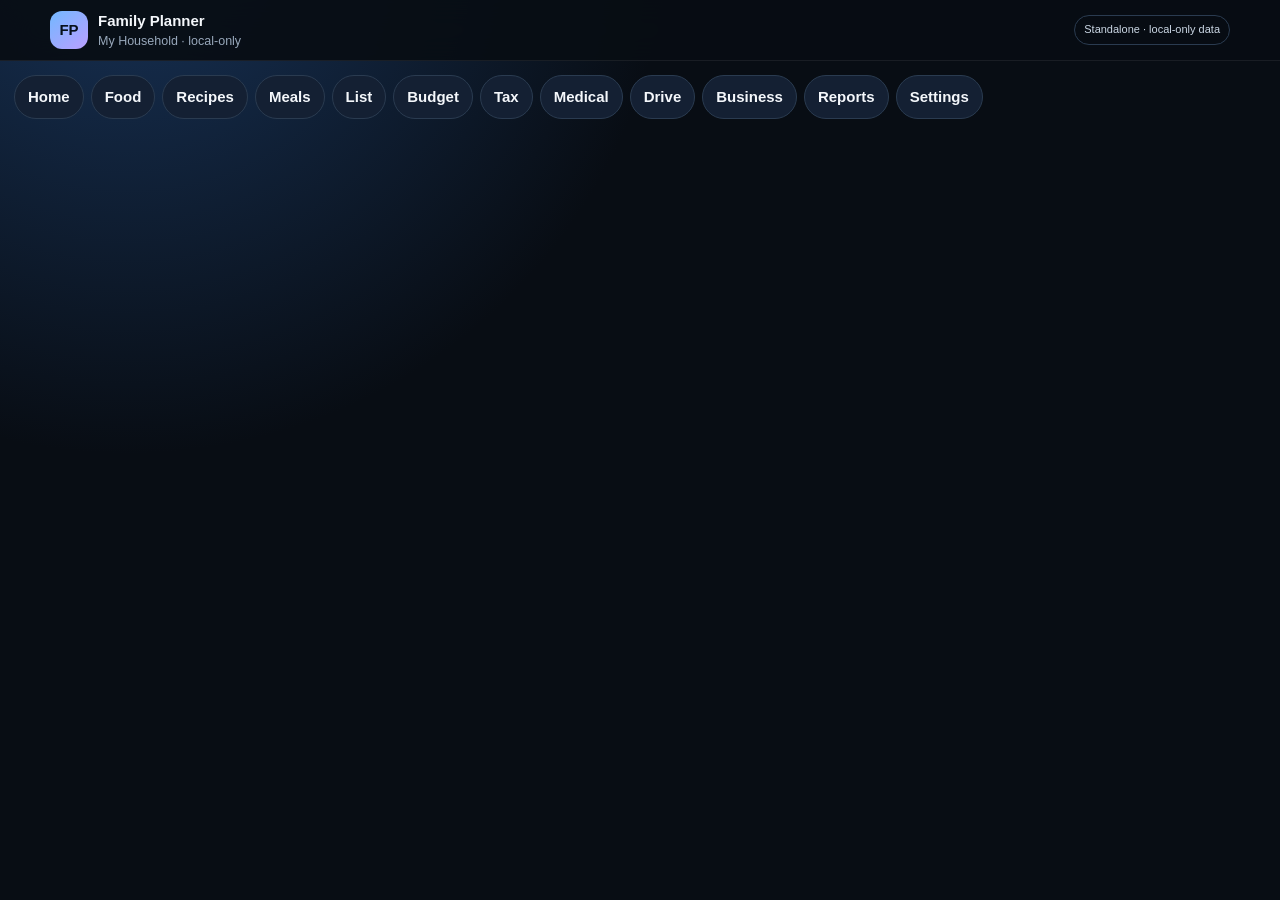
<file: index.html>
<!doctype html>
<html lang="en">
<head>
<meta charset="utf-8">
<meta name="viewport" content="width=device-width,initial-scale=1,viewport-fit=cover">
<meta http-equiv="Cache-Control" content="no-cache, no-store, must-revalidate">
<meta http-equiv="Pragma" content="no-cache">
<meta http-equiv="Expires" content="0">
<meta name="theme-color" content="#0b1018">
<meta name="apple-mobile-web-app-capable" content="yes">
<meta name="apple-mobile-web-app-status-bar-style" content="black-translucent">
<meta name="apple-mobile-web-app-title" content="Family Planner">
<link rel="manifest" href="./manifest.webmanifest">
<link rel="icon" href="./icon.svg" type="image/svg+xml">
<link rel="apple-touch-icon" href="./icon.svg">
<link rel="stylesheet" href="./style.css?v=34">
<title>Family Planner</title>
</head>
<body>
<div id="app"></div>
<script src="./app.js?v=34"></script>
</body>
</html>
</file>
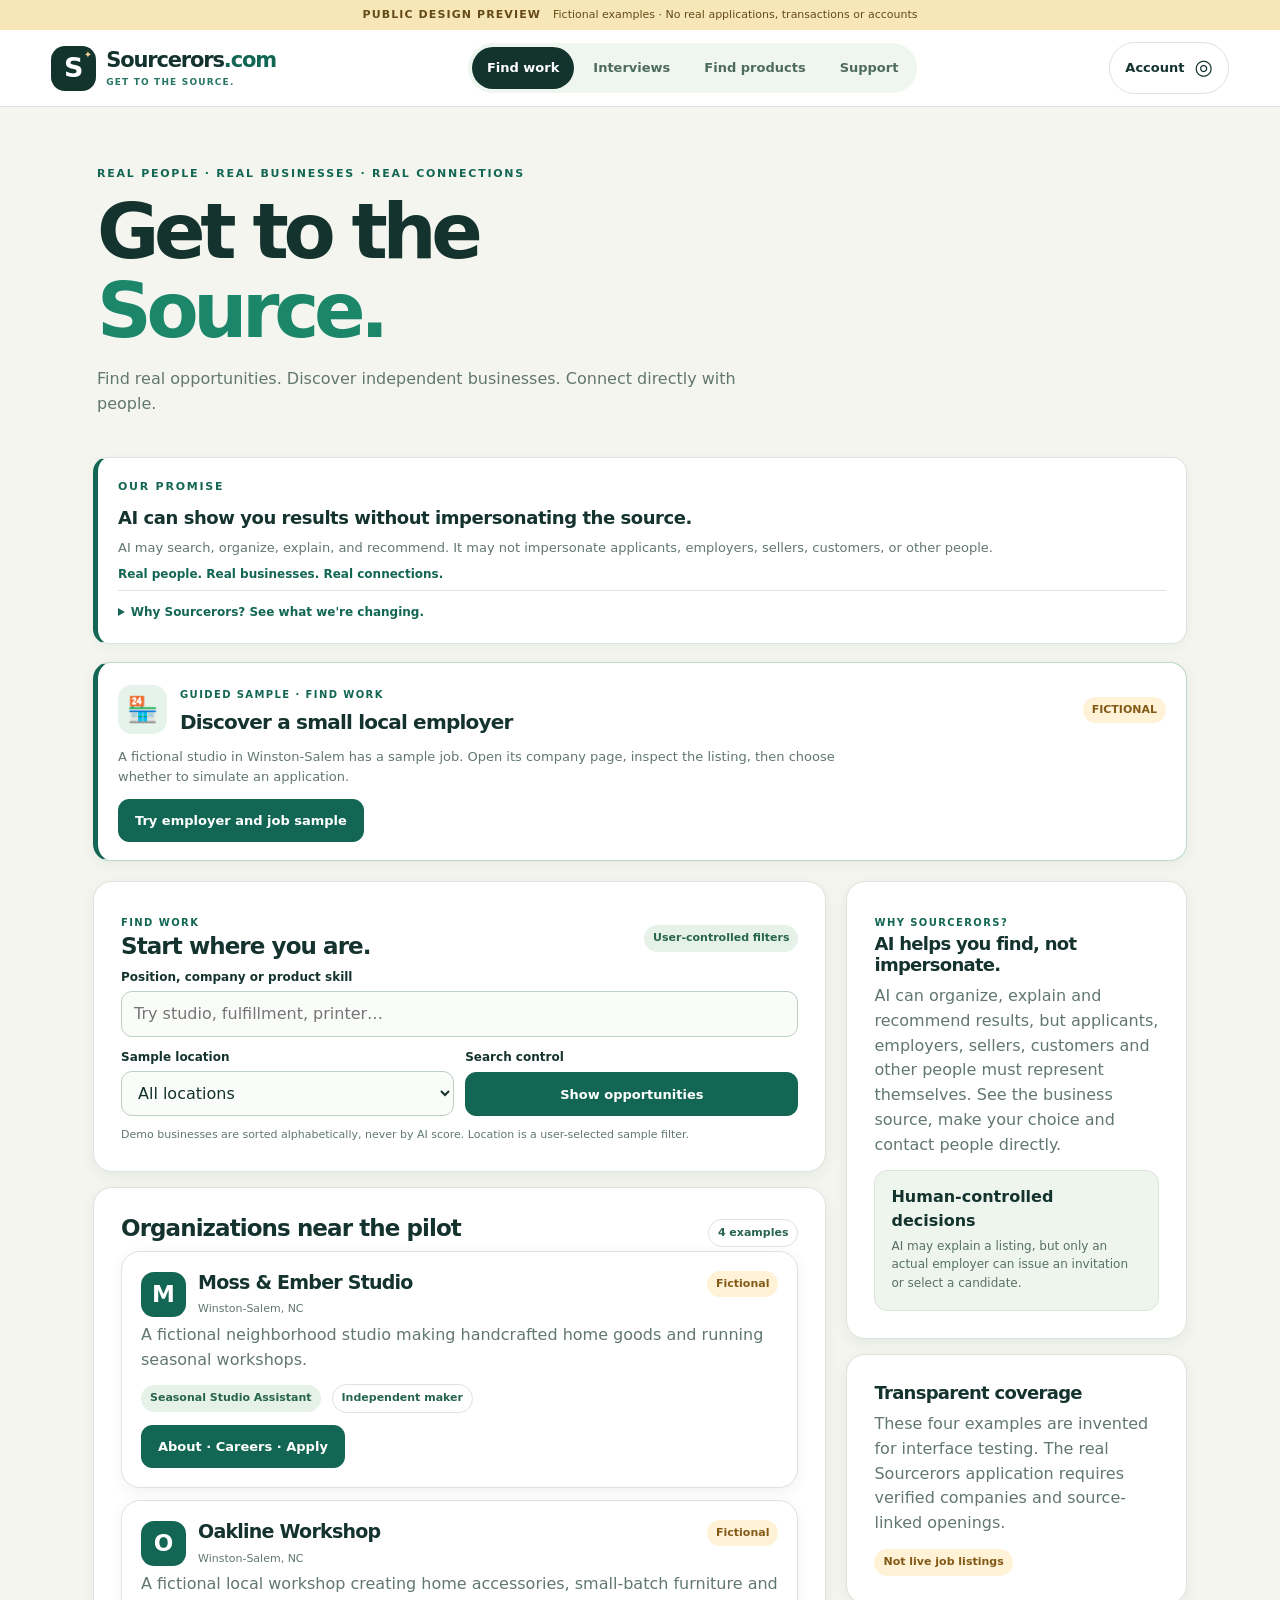
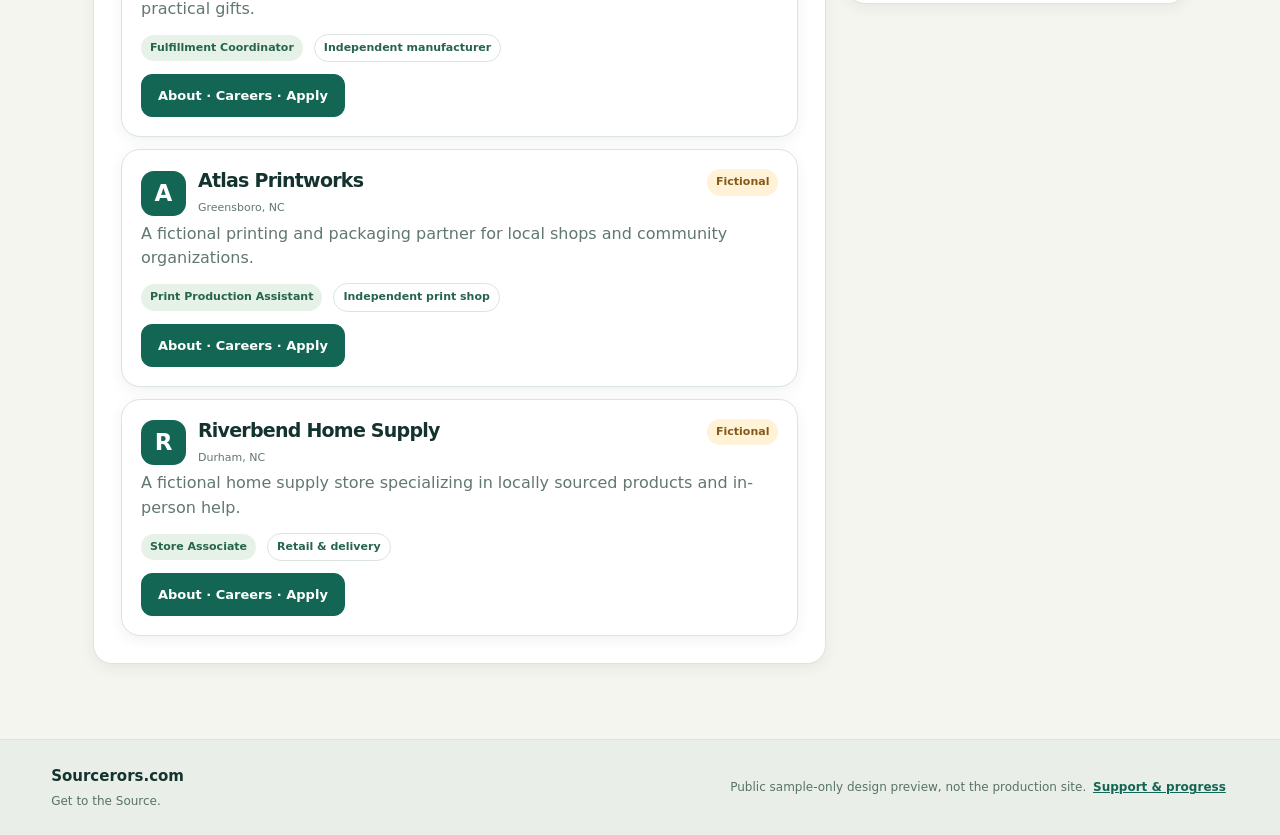
<file: sourcerors-preview/index.html>
<!doctype html>
<html lang="en">
<head>
<meta charset="utf-8"/>
<meta name="viewport" content="width=device-width, initial-scale=1, viewport-fit=cover"/>
<meta name="robots" content="noindex,nofollow"/>
<meta name="theme-color" content="#12342d"/>
<meta name="description" content="Sourcerors.com — Get to the Source. AI can show results without impersonating applicants, employers, sellers or customers. Fictional preview."/>
<title>Sourcerors.com — Get to the Source. | Preview</title>
<link rel="stylesheet" href="./preview.css"/>
</head>
<body>
<a class="skip-link" href="#content">Skip to content</a>
<div class="preview-banner"><strong>PUBLIC DESIGN PREVIEW</strong><span>Fictional examples · No real applications, transactions or accounts</span></div>
<header class="header">
  <div class="brand" aria-label="Sourcerors">
    <span class="brand-logo" aria-hidden="true">S<span>✦</span></span>
    <span class="brand-name"><strong>Sourcerors<span class="dot">.com</span></strong><small>GET TO THE SOURCE.</small></span>
  </div>
  <nav class="desktop-nav" aria-label="Main">
    <button type="button" data-tab="work" class="is-active">Find work</button>
    <button type="button" data-tab="earn">Interviews</button>
    <button type="button" data-tab="products">Find products</button>
    <button type="button" data-tab="support">Support</button>
  </nav>
  <button type="button" class="account-button" data-tab="account">Account <span aria-hidden="true">◎</span></button>
</header>
<main id="content">
  <section class="intro" aria-labelledby="heroTitle">
    <p class="eyebrow" id="heroKicker">REAL PEOPLE · REAL BUSINESSES · REAL CONNECTIONS</p>
    <h1 id="heroTitle">Get to the<br/><em>Source.</em></h1>
    <p class="lead" id="heroBody">Find real opportunities. Discover independent businesses. Connect directly with people.</p>
  </section>
  <section class="source-promise" aria-label="Sourcerors source-first pledge">
    <div class="source-core">
      <span class="eyebrow">OUR PROMISE</span>
      <p class="source-statement"><strong>AI can show you results without impersonating the source.</strong></p>
      <p class="source-explanation">AI may search, organize, explain, and recommend. It may not impersonate applicants, employers, sellers, customers, or other people.</p>
      <p class="source-identity">Real people. Real businesses. Real connections.</p>
    </div>
    <details class="source-questions">
      <summary>Why Sourcerors? See what we're changing.</summary>
      <div>
        <p>Tired of searching through unverified job listings?</p>
        <p>Tired of bots flooding your job applications?</p>
        <p>Tired of searching for products only to find big corporations?</p>
        <p>Tired of talking to AI instead of real people?</p>
        <strong>So are we.</strong>
      </div>
    </details>
  </section>
  <div id="notice" class="notice" hidden role="status" aria-live="polite"></div>
  <section id="page" aria-label="Sourcerors preview content" aria-live="polite">
    <div class="panel"><p>Preparing the preview…</p></div>
  </section>
  <section id="supportPage" aria-label="Crowdfunding mission, evidence and plan" hidden>
    <div class="support-intro panel">
      <span class="label">CROWDFUNDING · INDEPENDENT SECTION</span>
      <h2>Support the mission. See the evidence.</h2>
      <p>Here's why the network is being built, what the public demonstration can show, what the separate private pilot has actually tested, and which milestones still need resources. This is a proposal, not an active fundraising campaign.</p>
    </div>
    <section class="funding-context panel" aria-labelledby="supportUseHeading">
      <span class="label">WHAT EACH EXPERIENCE WOULD SOLVE</span>
      <h2 id="supportUseHeading">Four purposes. One human-first rule.</h2>
      <div class="support-scenarios">
        <article><strong>Work</strong><p>Verified organizations and free direct applications, with human decisions instead of automated applicant exclusion.</p><button type="button" class="btn secondary" data-action="sample:work">Try a work sample</button></article>
        <article><strong>Interviews</strong><p>Human-issued invitations, candidate choice, accessible scheduling and reviewed fraud protections.</p><button type="button" class="btn secondary" data-action="sample:earn">Try an interview sample</button></article>
        <article><strong>Products</strong><p>Source-linked independent merchants and clear exact-versus-possible matches without inventing shipping information.</p><button type="button" class="btn secondary" data-action="sample:products">Try a product sample</button></article>
        <article><strong>Account</strong><p>Separate permissions for applications, shopping, and human communication, with no cross-purpose data sale.</p><button type="button" class="btn secondary" data-action="sample:account">Try a privacy sample</button></article>
      </div>
    </section>
  <section id="support" class="crowdfund-section" aria-labelledby="supportHeading">
    <div class="funding-title">
      <span class="label">THE MISSION · THE PLAN · THE EVIDENCE</span>
      <h2 id="supportHeading">Why build Sourcerors?</h2>
      <p>When automated content and opaque rankings separate people from sources, it's harder to tell who's hiring, who's selling, and who's actually speaking. Sourcerors is designed to make that connection direct again.</p>
    </div>
    <div class="funding-grid">
      <article class="panel"><span class="label">01 · THE PROBLEM</span><h3>Discovery shouldn't require trusting a stranger's algorithm.</h3><p>People waste time on unverifiable job posts, businesses face automated applicants, and shoppers struggle to find independent makers behind products they saw online.</p></article>
      <article class="panel"><span class="label">02 · THE SOLUTION</span><h3>AI helps you search. Humans represent themselves.</h3><p>Find attributable companies, direct applications, human-issued interviews, and seller-linked products. AI may organize and explain information, but cannot pose as an applicant, employer, customer, or seller.</p></article>
      <article class="panel"><span class="label">03 · TODAY'S EVIDENCE</span><h3>A real beginning, not a finished network.</h3><p>This public page is an interactive sample-data demonstration. A separate private application has a tested account, application, interview, and merchant-catalog pilot. Neither proves a public launch or existing real marketplace participants.</p></article>
      <article class="panel"><span class="label">04 · WHAT SUPPORT WOULD BUILD</span><h3>Fund milestones that can be checked.</h3><p>Secure hosting and database; human business verification; applicant privacy and fraud controls; accessible real-device testing; authorized product-source coverage; and, only after legal review, optional interview compensation.</p></article>
    </div>
    <div class="panel funding-status">
      <div class="between"><h3>Progress and funding transparency</h3><span class="pill gold">Campaign not opened</span></div>
      <ol class="steps">
        <li><strong>Demonstration — available:</strong> Public GitHub Pages sample-only interface with clickable Work, Interviews, Products, and Account experiences.</li>
        <li><strong>Private pilot — tested:</strong> The main Sourcerors code includes account roles, organization review, consented applications, in-app invitations, and merchant catalog examples; test results are not evidence of production readiness.</li>
        <li><strong>Next milestone — not complete:</strong> Secure public hosting, verified real participants, privacy operations, accessibility checks on actual devices, and independent launch assessment.</li>
      </ol>
      <p><strong>Where would crowdfunding go?</strong> Toward documented development, verification, accessibility, security, and deployment milestones. No budget, fundraising target, rewards, or allocation percentages have been approved or published yet.</p>
      <p><strong>What support cannot buy:</strong> Paid placement in organic results, fake verification, access to applicant details, AI-generated human impersonation, or preferential hiring decisions.</p>
      <div class="funding-boundary"><strong>No donations are collected on this page.</strong><span> A payment link, campaign target, and supporter terms will be added only after a legitimate fundraising setup has been approved.</span></div>
    </div>
  </section>
  </section>
</main>
<footer class="footer">
  <div><strong>Sourcerors.com</strong><p>Get to the Source.</p></div>
  <div>Public sample-only design preview, not the production site. <button type="button" class="footer-link" data-tab="support">Support &amp; progress</button></div>
</footer>
<nav class="mobile-nav" aria-label="Mobile navigation">
  <button type="button" data-tab="work" class="is-active"><span aria-hidden="true">⌕</span>Work</button>
  <button type="button" data-tab="earn"><span aria-hidden="true">▤</span>Earn</button>
  <button type="button" data-tab="products"><span aria-hidden="true">◈</span>Products</button>
  <button type="button" data-tab="account"><span aria-hidden="true">◎</span>Account</button>
  <button type="button" data-tab="support"><span aria-hidden="true">♡</span>Support</button>
</nav>
<script defer src="./preview.js"></script>
</body>
</html>
</file>
<file: style.css>
:root{color-scheme:dark;--bg:#080d14;--panel:#101925;--card:#152131;--line:#2a3b50;--text:#f4f7fb;--muted:#98a8bb;--blue:#72b8ff;--green:#66d58e;--amber:#f0bd5d;--red:#ff8080}
*{box-sizing:border-box}html{background:var(--bg)}body{margin:0;min-height:100vh;background:radial-gradient(circle at 10% -10%,#18345a 0,transparent 34rem),var(--bg);color:var(--text);font:15px/1.45 -apple-system,BlinkMacSystemFont,"Segoe UI",sans-serif}
button,input,textarea,select{font:inherit}.shell{max-width:1180px;margin:auto;padding:14px 14px 98px}.top{position:sticky;top:0;z-index:20;margin:-14px -14px 14px;padding:max(10px,env(safe-area-inset-top)) 14px 10px;background:#080d14ed;backdrop-filter:blur(18px);border-bottom:1px solid #ffffff12}.topin{display:flex;align-items:center;justify-content:space-between;gap:10px;max-width:1180px;margin:auto}.brand{display:flex;align-items:center;gap:10px}.logo{width:38px;height:38px;border-radius:12px;background:linear-gradient(140deg,#72b8ff,#ba9fff);display:grid;place-items:center;color:#07101b;font-weight:900}.brand small{display:block;color:var(--muted)}.pill{border:1px solid var(--line);border-radius:999px;padding:6px 9px;color:#cbd7e5;font-size:11px}.tabs{display:flex;gap:7px;overflow:auto;scrollbar-width:none;margin-bottom:14px}.tabs::-webkit-scrollbar{display:none}.tabs button,.btn{border:1px solid var(--line);background:#142033;color:var(--text);border-radius:12px;padding:10px 13px;min-height:44px;font-weight:700}.tabs button{border-radius:999px;white-space:nowrap}.tabs button.active{background:#225f98}.btn.primary{background:#225f98}.btn.green{background:#174c34}.btn.danger{background:#562a32}.view{display:none}.view.active{display:block}.panel,.card{border:1px solid var(--line);background:linear-gradient(#111b28,#0d151f);border-radius:18px}.panel{padding:20px}.card{padding:15px}.grid{display:grid;gap:13px}.g2{grid-template-columns:repeat(2,minmax(0,1fr))}.g3{grid-template-columns:repeat(3,minmax(0,1fr))}.g4{grid-template-columns:repeat(4,minmax(0,1fr))}.section{margin-top:14px}.hero{display:grid;grid-template-columns:1.3fr .7fr;gap:13px}h1,h2,h3{margin:0}h1{font-size:clamp(34px,7vw,58px);line-height:1;letter-spacing:-.04em}h2{font-size:21px}h3{font-size:17px}.muted,.small{color:var(--muted)}.small{font-size:12px}.eyebrow{text-transform:uppercase;letter-spacing:.12em;font-size:11px;font-weight:800;color:#9dcbff}.value{font-size:26px;font-weight:850}.greenText{color:var(--green)}.amberText{color:var(--amber)}.redText{color:var(--red)}.blueText{color:var(--blue)}.split,.tools{display:flex;gap:9px;align-items:center;flex-wrap:wrap}.split{justify-content:space-between}.stat{border:1px solid var(--line);border-radius:14px;background:#172334;padding:13px}.notice{border:1px solid #35506f;background:#0c1825;border-radius:13px;padding:12px;color:#d4e3f2}.kpi{display:flex;justify-content:space-between;gap:10px;padding:7px 0;border-bottom:1px solid #243348}.kpi:last-child{border-bottom:0}.field{width:100%;min-height:44px;border:1px solid #34475f;background:#0c131d;color:var(--text);border-radius:11px;padding:10px;outline:none}.field:focus{border-color:#5b96cb;box-shadow:0 0 0 3px #5b96cb22}label span{display:block;font-size:12px;color:var(--muted);margin-bottom:5px}.tablewrap{overflow:auto;border:1px solid var(--line);border-radius:14px}table{width:100%;border-collapse:collapse;min-width:680px}th,td{padding:10px;border-bottom:1px solid #223145;text-align:left;vertical-align:middle}th{font-size:11px;text-transform:uppercase;letter-spacing:.07em;color:#93a7be;background:#101a27}.row{display:grid;grid-template-columns:minmax(0,1fr) auto;gap:10px;align-items:center;padding:11px 0;border-bottom:1px solid #243348}.row:last-child{border-bottom:0}.recipe{display:flex;flex-direction:column}.tags{margin:8px 0}.tag{display:inline-block;padding:3px 7px;border-radius:999px;background:#1c2c40;color:#c8d9eb;font-size:11px;margin:2px}.progress{height:9px;background:#202c3c;border-radius:999px;overflow:hidden}.progress>span{display:block;height:100%;background:linear-gradient(90deg,var(--green),var(--amber));width:0}.check{width:20px;height:20px;accent-color:#5fd08a}.empty{padding:20px;text-align:center;border:1px dashed var(--line);border-radius:12px;color:var(--muted)}.bottom{display:none}
@media(max-width:900px){.hero{grid-template-columns:1fr}.g4,.g3{grid-template-columns:repeat(2,minmax(0,1fr))}}
@media(max-width:680px){.shell{padding:12px 12px 96px}.top{margin:-12px -12px 12px}.tabs{display:none}.g2,.g3,.g4{grid-template-columns:1fr}.stats{grid-template-columns:repeat(2,minmax(0,1fr))}.panel{padding:16px}.pill{font-size:9px}.bottom{display:grid;grid-template-columns:repeat(8,1fr);position:fixed;z-index:30;left:8px;right:8px;bottom:max(8px,env(safe-area-inset-bottom));background:#0a1018f2;border:1px solid var(--line);border-radius:17px;padding:6px;backdrop-filter:blur(18px)}.bottom button{border:0;background:transparent;color:#92a3b8;border-radius:10px;padding:7px 2px;font-size:9px}.bottom button b{display:block;font-size:17px}.bottom button.active{background:#1a293b;color:white}}
.priceMatrix th,.priceMatrix td{min-width:150px}.priceMatrix th:first-child,.priceMatrix td:first-child{position:sticky;left:0;z-index:2;background:#101a27;min-width:170px}.calendar{overflow:auto}.calgrid{display:grid;grid-template-columns:repeat(7,minmax(92px,1fr));gap:6px;min-width:700px}.calDow{font-size:11px;text-transform:uppercase;letter-spacing:.08em;color:#91a4b9;padding:5px 7px}.calCell{min-height:92px;border:1px solid var(--line);border-radius:12px;background:#0c141f;padding:7px}.calBill{margin-top:6px;padding:6px;border-radius:9px;background:#18293d;font-size:11px}.calBill strong{color:var(--amber)}@media(max-width:680px){.priceMatrix th,.priceMatrix td{min-width:135px}.calgrid{min-width:640px}}

@media(max-width:680px){.bottom button{font-size:8px}.bottom button b{font-size:16px}.businessCard{min-width:0}.tablewrap table{font-size:13px}}

.plannedMeal{border-color:#3a8f67;box-shadow:0 0 0 1px #3a8f6733 inset}.dateChips{display:flex;flex-wrap:wrap;gap:6px;margin-top:10px}.dateChip{border:1px solid #35506f;background:#122438;color:#dceaf7;border-radius:999px;padding:7px 9px;font:inherit;font-size:12px}.dateChip:active{transform:scale(.98)}.recipe .field[type=date]{min-width:165px}
@media(max-width:680px){.dateChips{gap:5px}.dateChip{font-size:11px;padding:6px 8px}}

/* Fluid layout guardrails: prefer percentages and intrinsic sizing over fixed page widths. */
html,body{max-width:100%;overflow-x:hidden}
.shell,.panel,.card,.grid,.row,.split,.tools,.stat{max-width:100%;min-width:0}
.grid{width:100%}
.grid>*{min-width:0;max-width:100%}
.split>*{min-width:0;max-width:100%}
.tools{max-width:100%}
.tools>.field,.tools>input,.tools>select{max-width:100%}
.tablewrap{width:100%;max-width:100%;overflow-x:auto;-webkit-overflow-scrolling:touch}
.calendar{width:100%;max-width:100%}
.reportBarRow{width:100%;margin:0 0 12px}
.reportBarRow .split{width:100%;font-size:13px}
.reportTrack{width:100%;height:10px;border-radius:999px;background:#202c3c;overflow:hidden;margin-top:5px}
.reportFill{height:100%;max-width:100%;border-radius:999px;background:linear-gradient(90deg,var(--blue),var(--green))}
@media(max-width:680px){
  .shell{width:100%;max-width:100%;padding-left:3%;padding-right:3%}
  .panel,.card{width:100%;max-width:100%}
  .stats{grid-template-columns:repeat(2,minmax(0,50%))}
  .bottom{left:2%;right:2%;width:96%;grid-template-columns:repeat(11,minmax(0,9.09%));overflow-x:auto}
  .bottom button{min-width:0;width:100%}
  .field{max-width:100%}
  .row{grid-template-columns:minmax(0,65%) minmax(0,35%)}
  .row>.tools{justify-content:flex-end}
}

.money-decimal{font-size:.58em;vertical-align:sub;line-height:0;font-weight:inherit;letter-spacing:0;opacity:.92}

/* Inventory -> shopping list -> cart -> history workflow */
.shopTabs{display:flex;gap:8px;flex-wrap:wrap}
.shopTabs .btn{flex:1 1 130px}
.inventoryWarningRow td{background:rgba(255,180,60,.07)}
.inventoryWarningRow td:first-child{box-shadow:inset 3px 0 0 var(--amber)}
.inventoryWorkflow .tools{flex-wrap:nowrap}
.workflowItem{margin-bottom:10px}
.shopPane{width:100%}
@media(max-width:680px){
  .shopTabs{position:sticky;top:0;z-index:8;background:#0b1018e8;padding:6px 0;backdrop-filter:blur(12px)}
  .workflowItem .grid.g2{grid-template-columns:1fr}
  .inventoryWorkflow th,.inventoryWorkflow td{min-width:105px}
  .inventoryWorkflow th:nth-child(3),.inventoryWorkflow td:nth-child(3){min-width:90px}
  .inventoryWorkflow th:nth-child(4),.inventoryWorkflow td:nth-child(4){min-width:150px}
}
</file>
<file: sourcerors-preview/preview.css>
:root{font:16px/1.5 system-ui,-apple-system,BlinkMacSystemFont,"Segoe UI",sans-serif;color:#15332e;background:#f4f5ef;--ink:#15332e;--muted:#61776f;--forest:#126653;--forest-dark:#12342d;--cream:#f4f5ef;--mint:#e6f3eb;--line:#dbe5dd;--amber:#f5d08d}
*,*::before,*::after{box-sizing:border-box}
html{scroll-behavior:smooth}
body{margin:0;min-height:100vh}
button,input,select,textarea{font:inherit}
button{cursor:pointer}
button:focus-visible,input:focus-visible,textarea:focus-visible,select:focus-visible,a:focus-visible{outline:3px solid #d59a2b;outline-offset:3px}
a{color:#075d49}
.skip-link{position:absolute;left:-9999px;z-index:10;background:white;padding:10px}
.skip-link:focus{left:5px;top:5px}
.preview-banner{display:flex;justify-content:center;align-items:center;gap:12px;flex-wrap:wrap;padding:8px 14px;background:#f7e6b8;color:#654b19;font-size:11px;line-height:1.3;text-align:center}
.preview-banner strong{letter-spacing:.1em}
.header{display:flex;align-items:center;justify-content:space-between;gap:12px;min-height:75px;padding:12px clamp(16px,4vw,64px);border-bottom:1px solid var(--line);background:white}
.brand{display:flex;align-items:center;gap:10px;white-space:nowrap}
.brand-logo{height:45px;width:45px;display:grid;place-items:center;position:relative;border-radius:14px;background:var(--forest-dark);color:white;font-size:27px;font-weight:850}
.brand-logo span{font-size:10px;position:absolute;right:4px;top:1px;color:var(--amber)}
.brand-name{display:grid;line-height:1.05}
.brand-name strong{font-size:21px;letter-spacing:-.055em}
.brand-name .dot{color:var(--forest)}
.brand-name small{margin-top:7px;font-size:9px;font-weight:750;letter-spacing:.13em;color:#277665}
.desktop-nav{display:flex;gap:4px;padding:4px;background:#eff5ef;border-radius:36px}
.desktop-nav button,.account-button{min-height:42px;border:0;border-radius:30px;font-size:13px;font-weight:730;background:transparent;color:#4f6b60;padding:9px 15px}
.desktop-nav button.is-active{background:var(--forest-dark);color:white}
.account-button{border:1px solid var(--line);color:var(--ink);background:white;display:flex;align-items:center;gap:10px}
.account-button span{font-size:21px}
.account-button.is-active{background:var(--mint);border-color:#8ebaa2}
main{max-width:1170px;padding:28px clamp(16px,3.3vw,38px) 75px;margin:0 auto}
.intro{padding:20px 4px 24px;max-width:770px}
.eyebrow{font-weight:850;letter-spacing:.16em;color:var(--forest);font-size:11px}
h1{font-size:clamp(40px,6.7vw,76px);line-height:1.035;letter-spacing:-.07em;margin:11px 0 15px}
h1 em{font-style:normal;color:#1b866a}
.lead{font-size:16px;color:var(--muted);line-height:1.56;max-width:670px}
#page{display:grid;gap:20px}
.layout{display:grid;grid-template-columns:minmax(0,1.4fr) minmax(275px,.65fr);gap:20px;align-items:start}
.stack{display:grid;gap:15px}
.panel,.card,.notice{border:1px solid var(--line);border-radius:19px;background:white;box-shadow:0 4px 14px #122c2410}
.panel{padding:clamp(17px,2.3vw,27px)}
.panel h2,.panel h3,.card h3{margin:0 0 8px;letter-spacing:-.04em;line-height:1.2}
.panel h2{font-size:23px}
.panel h3,.card h3{font-size:18px}
.panel p,.card p{color:var(--muted);margin:5px 0 12px;line-height:1.55}
.notice{padding:14px 17px;margin-bottom:15px;background:#fff5d9;color:#715211;font-size:13px}
.notice[hidden]{display:none}
.row{display:flex;align-items:center;gap:11px;flex-wrap:wrap}
.between{display:flex;align-items:center;justify-content:space-between;gap:12px;flex-wrap:wrap}
.micro{font-size:11px;color:var(--muted)}
.note{font-size:13px;color:var(--muted)}
.label{font-size:10px;letter-spacing:.14em;color:var(--forest);font-weight:850}
.pill{display:inline-flex;border-radius:99px;padding:5px 9px;background:#e6f2e8;color:#26644c;font-size:11px;font-weight:740}
.pill.outlined{border:1px solid var(--line);background:white}
.pill.gold{background:#fff2d7;color:#825a16}
.btn{display:inline-flex;min-height:43px;align-items:center;justify-content:center;padding:9px 16px;border-radius:11px;border:1px solid var(--forest);background:var(--forest);font-size:13px;font-weight:770;color:white;text-decoration:none;gap:5px}
.btn.secondary{background:white;color:var(--forest)}
.btn.ghost{background:#eaf4ed;color:var(--forest-dark);border-color:#eaf4ed}
.btn:disabled{opacity:.5;cursor:not-allowed}
form{display:grid;gap:11px}
.field{display:grid;gap:5px}
.field label{font-size:12px;font-weight:760;color:var(--ink)}
.field input,.field select,.field textarea{background:#fafcf9;color:var(--ink);border:1px solid #bed0c2;border-radius:11px;padding:10px 12px;min-height:45px;width:100%}
.field textarea{min-height:90px;resize:vertical}
.field-grid{display:grid;grid-template-columns:repeat(2,minmax(0,1fr));gap:11px}
.actions{display:flex;align-items:center;flex-wrap:wrap;gap:9px}
.results{display:grid;gap:12px}
.card{padding:19px}
.card h3{font-size:19px}
.card-top{display:flex;justify-content:space-between;align-items:flex-start;gap:10px}
.identity{display:flex;align-items:center;gap:12px}
.avatar{height:45px;width:45px;flex:none;display:grid;place-items:center;background:var(--forest);color:#fff;border-radius:13px;font-size:23px;font-weight:850}
.info{padding:14px 16px;background:#edf5ed;border:1px solid #d8e5d7;border-radius:13px}
.info.gold{background:#fff5df;border-color:#edddb2}
.info strong{display:block;margin-bottom:4px}
.info p{margin:4px 0;color:#587068;font-size:12px}
.info.gold p{color:#765a25}
.metrics{display:grid;grid-template-columns:repeat(2,minmax(0,1fr));gap:10px}
.metric{padding:14px;border-radius:13px;background:#e8f2e9}
.metric strong{font-size:23px;display:block;line-height:1.3}
.metric small{color:var(--muted);font-size:11px}
.empty{padding:28px 15px;text-align:center;border:1px dashed #bacdc0;background:#f9fbf8;border-radius:13px}
.empty strong{display:block;font-size:18px}
.empty p{font-size:13px}
.product-grid{display:grid;grid-template-columns:repeat(2,minmax(0,1fr));gap:13px}
.product{border-radius:14px;border:1px solid var(--line);background:white;overflow:hidden}
.product-art{height:140px;display:grid;place-items:center;background:radial-gradient(circle at 20% 15%,#e9f2e3,#e4d7c6);font-size:53px}
.product-content{padding:13px}
.product h3{margin:8px 0 4px;font-size:16px;letter-spacing:-.025em}
.product p{color:var(--muted);font-size:12px;min-height:38px;margin:4px 0 10px}
.product .btn{width:100%;font-size:11px}
.steps{padding-left:19px;margin:9px 0}
.steps li{color:var(--muted);padding:3px 0;font-size:13px}
.company-data{display:grid;grid-template-columns:auto minmax(0,1fr);gap:7px 13px;margin:10px 0;font-size:13px}
.company-data dt{color:var(--muted)}
.company-data dd{margin:0;overflow-wrap:anywhere}
.company-data dd em{color:#6b7c6f}
hr{border:0;border-top:1px solid var(--line);margin:15px 0}
.checkbox{display:flex;gap:9px;align-items:flex-start;font-size:13px}
.checkbox input{margin-top:4px;accent-color:var(--forest)}
.full-width{width:100%}
.footer{padding:25px clamp(16px,4vw,64px);background:#e9efe8;border-top:1px solid var(--line);color:#587268;display:flex;align-items:center;justify-content:space-between;gap:22px;font-size:12px}
.footer strong{font-size:15px;color:var(--ink)}
.footer p{margin:4px 0 0}
.mobile-nav{display:none}
@media(max-width:810px){.desktop-nav{display:none}.layout{grid-template-columns:1fr}.intro{padding-top:14px}.account-button{padding:8px 10px}.footer{padding-bottom:90px}.mobile-nav{display:grid;grid-template-columns:repeat(4,minmax(0,1fr));position:fixed;bottom:0;left:0;right:0;padding:5px 7px max(5px,env(safe-area-inset-bottom));background:rgba(255,255,255,.98);border-top:1px solid var(--line);z-index:20;box-shadow:0 -5px 13px #122c2415;gap:3px}.mobile-nav button{border:0;border-radius:10px;background:transparent;color:#526b61;min-height:52px;display:grid;place-items:center;gap:0;font-size:11px;font-weight:750;padding:4px 0}.mobile-nav button span{font-size:23px;line-height:1.05}.mobile-nav button.is-active{background:#d9f0e3;color:#0e6148}}
@media(max-width:450px){.field-grid,.product-grid{grid-template-columns:1fr}.panel,.card{padding:17px}.product-art{height:120px}.brand-name strong{font-size:18px}.brand-name small{font-size:8px}.brand-logo{width:40px;height:40px}.account-button{font-size:0}.account-button span{font-size:22px}.preview-banner{font-size:10px;gap:3px}h1{font-size:43px}.intro{padding-bottom:15px}.btn{white-space:normal;text-align:center}}
@media(prefers-reduced-motion:reduce){html{scroll-behavior:auto}}

/* Source-first promise: short by default for narrow phones, full customer questions on demand */
.source-promise{background:white;border:1px solid var(--line);border-left:5px solid var(--forest);border-radius:15px;padding:15px 20px;margin:0 0 18px;box-shadow:0 3px 12px #12342d0a}
.source-promise p{margin:7px 0;color:var(--muted);line-height:1.52}
.source-promise .source-statement{color:var(--ink);font-size:18px;letter-spacing:-.025em}
.source-promise .source-explanation{font-size:13px}
.source-promise .source-identity{color:var(--forest);font-size:12px;font-weight:750}
.source-questions{font-size:12px;color:var(--muted);margin-top:7px;border-top:1px solid var(--line);padding-top:7px}
.source-questions summary{cursor:pointer;color:var(--forest);font-weight:750;min-height:30px;display:list-item;padding:5px 0}
.source-questions p{font-size:13px}
.source-questions strong{color:var(--ink)}
@media(max-width:450px){.source-promise{padding:12px 14px}.source-promise .source-statement{font-size:16px}}

/* Crowdfunding narrative; informational only, no payment collection */
.crowd-callout{display:flex;justify-content:space-between;align-items:center;gap:16px;flex-wrap:wrap;padding:14px 19px;margin:0 0 18px;border-radius:15px;background:#e1eee3;border:1px solid #bad7c1}
.crowd-callout strong{font-size:15px;letter-spacing:-.02em}
.crowd-callout p{margin:4px 0 0;color:var(--muted);font-size:12px}
.crowdfund-section{margin-top:18px;display:grid;gap:16px;scroll-margin-top:16px}
.funding-context{margin-top:18px}
.funding-context h2{font-size:22px;margin-top:9px}
.funding-title{padding:10px 3px}
.funding-title h2{font-size:clamp(28px,4vw,38px);line-height:1.12;letter-spacing:-.05em;margin:8px 0}
.funding-title p{color:var(--muted);font-size:15px;max-width:750px;margin:0}
.funding-grid{display:grid;grid-template-columns:repeat(2,minmax(0,1fr));gap:13px}
.funding-grid .panel{height:100%}
.funding-grid h3{margin-top:8px}
.funding-status ol{padding-left:20px}
.funding-status li{margin-bottom:8px}
.funding-boundary{background:#fff3d7;border:1px solid #eedba9;border-radius:12px;padding:13px 16px;font-size:13px;color:#654d20}
.funding-boundary strong{display:block}
@media(max-width:620px){.funding-grid{grid-template-columns:1fr}.crowd-callout{align-items:flex-start;flex-direction:column}.crowd-callout .btn{width:100%}}


/* Distinct funding page and zero-data guided samples */
[hidden]{display:none!important}
#supportPage{display:grid;gap:16px}
.support-intro h2{font-size:clamp(25px,4vw,35px);margin-top:7px}
.support-scenarios{display:grid;grid-template-columns:repeat(2,minmax(0,1fr));gap:14px;margin-top:15px}
.support-scenarios article{border:1px solid var(--line);border-radius:13px;background:#f7faf6;padding:15px}
.support-scenarios strong{display:block;font-size:16px}
.support-scenarios p{font-size:13px;min-height:65px}
.support-scenarios .btn{font-size:12px;min-height:40px}
.sample-spotlight{background:#fff;border:1px solid #bcd9c9;border-left:5px solid var(--forest);border-radius:17px;padding:18px 20px;box-shadow:0 3px 14px #153b2810}
.sample-spotlight p{font-size:13px;color:var(--muted);margin:8px 0 12px;max-width:760px;line-height:1.54}
.sample-heading{display:flex;align-items:center;gap:13px;flex-wrap:wrap}
.sample-heading>div{flex:1;min-width:150px}
.sample-heading h2{font-size:20px;line-height:1.2;letter-spacing:-.04em;margin:5px 0}
.sample-icon{width:49px;height:49px;display:grid;place-items:center;background:var(--mint);border-radius:14px;font-size:25px;flex:none}
.privacy-example{margin-top:14px;background:#f5f8f4;border:1px solid var(--line);border-radius:13px;overflow:hidden}
.privacy-line{display:grid;grid-template-columns:minmax(105px,.35fr) minmax(0,1fr);gap:12px;padding:12px 14px;border-bottom:1px solid var(--line);font-size:12px;line-height:1.5}
.privacy-line strong{color:var(--forest-dark)}
.privacy-line span{color:var(--muted)}
.privacy-example small{display:block;color:var(--muted);padding:12px 14px}
.footer-link{border:0;background:transparent;text-decoration:underline;color:var(--forest);font-weight:750;padding:3px}
.mobile-nav{grid-template-columns:repeat(5,minmax(0,1fr))}
@media(max-width:810px){.mobile-nav{grid-template-columns:repeat(5,minmax(0,1fr))}}
@media(max-width:600px){.support-scenarios{grid-template-columns:1fr}.support-scenarios article p{min-height:0}.sample-heading .pill{margin-left:61px}}
@media(max-width:420px){.sample-spotlight{padding:13px 14px}.sample-heading h2{font-size:18px}.sample-heading .pill{margin-left:0}.mobile-nav button{font-size:10px}.mobile-nav button span{font-size:21px}.privacy-line{grid-template-columns:1fr;gap:2px}}
</file>
